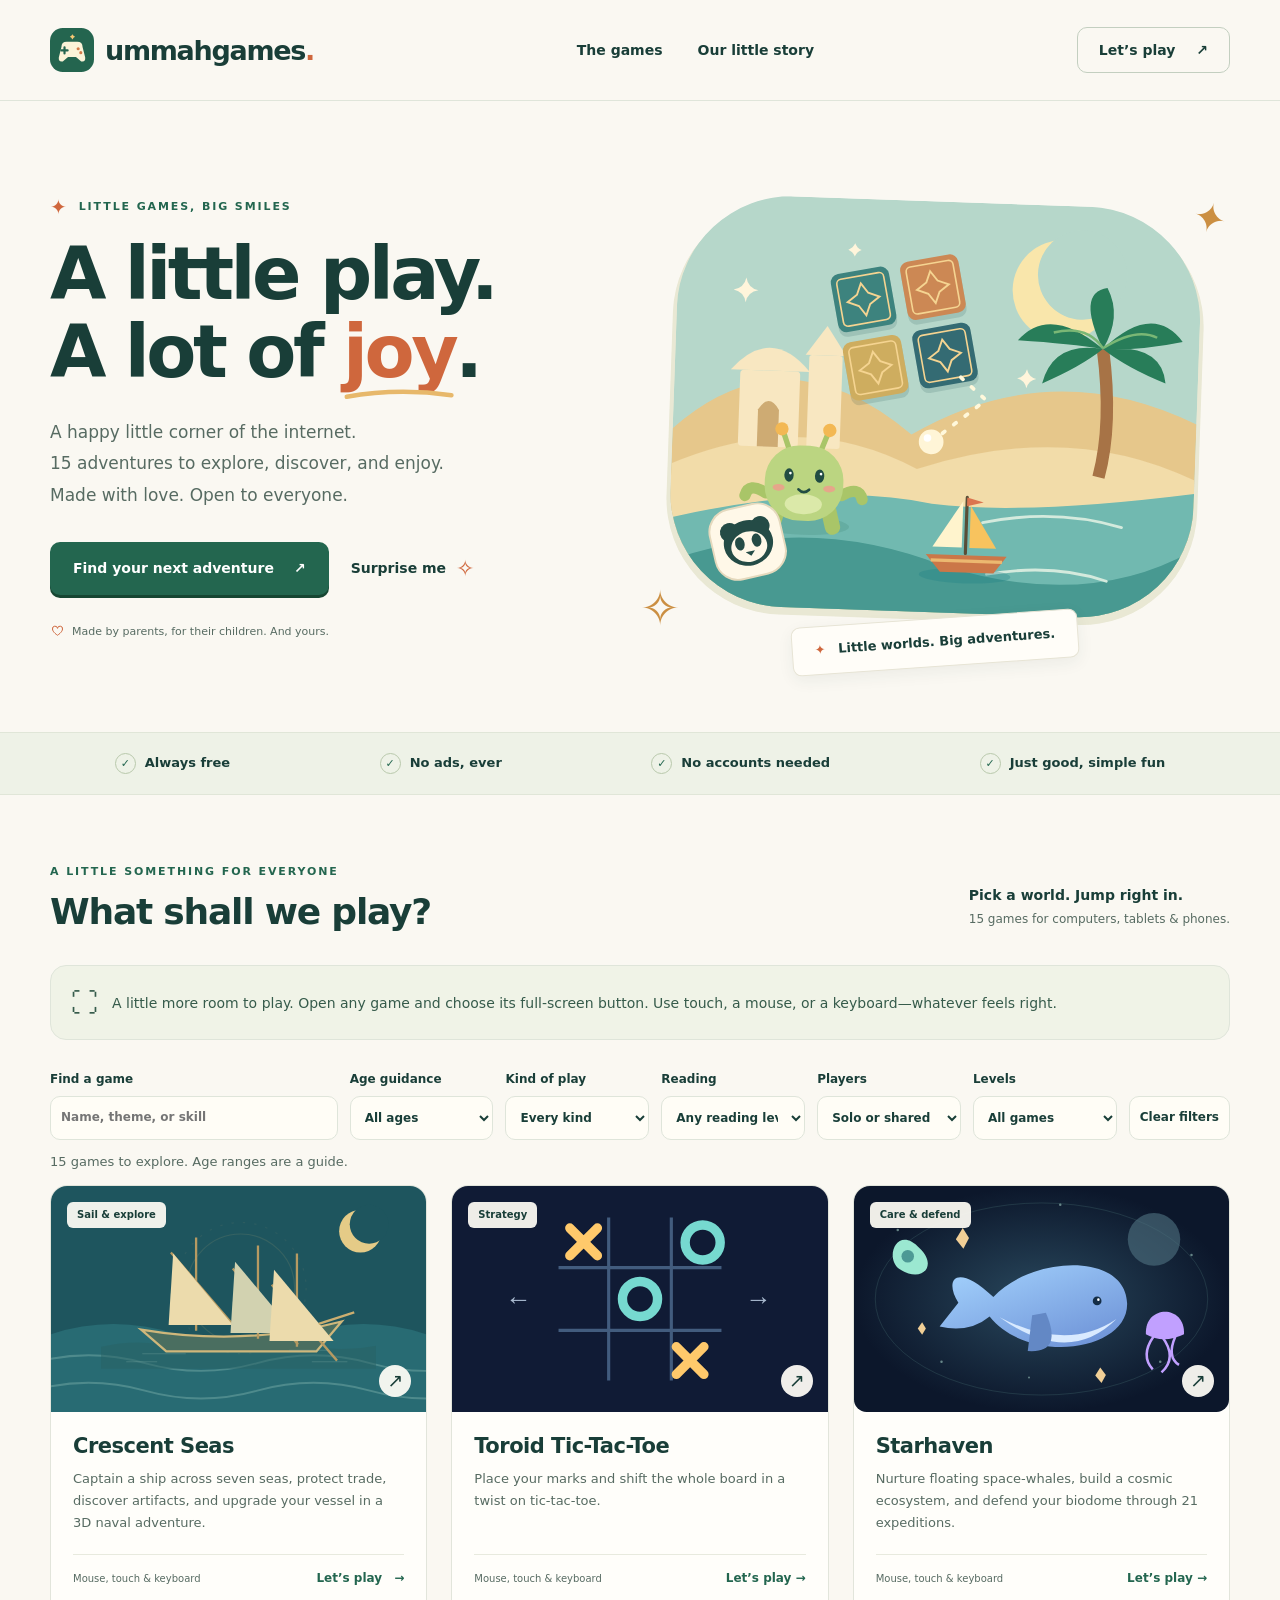
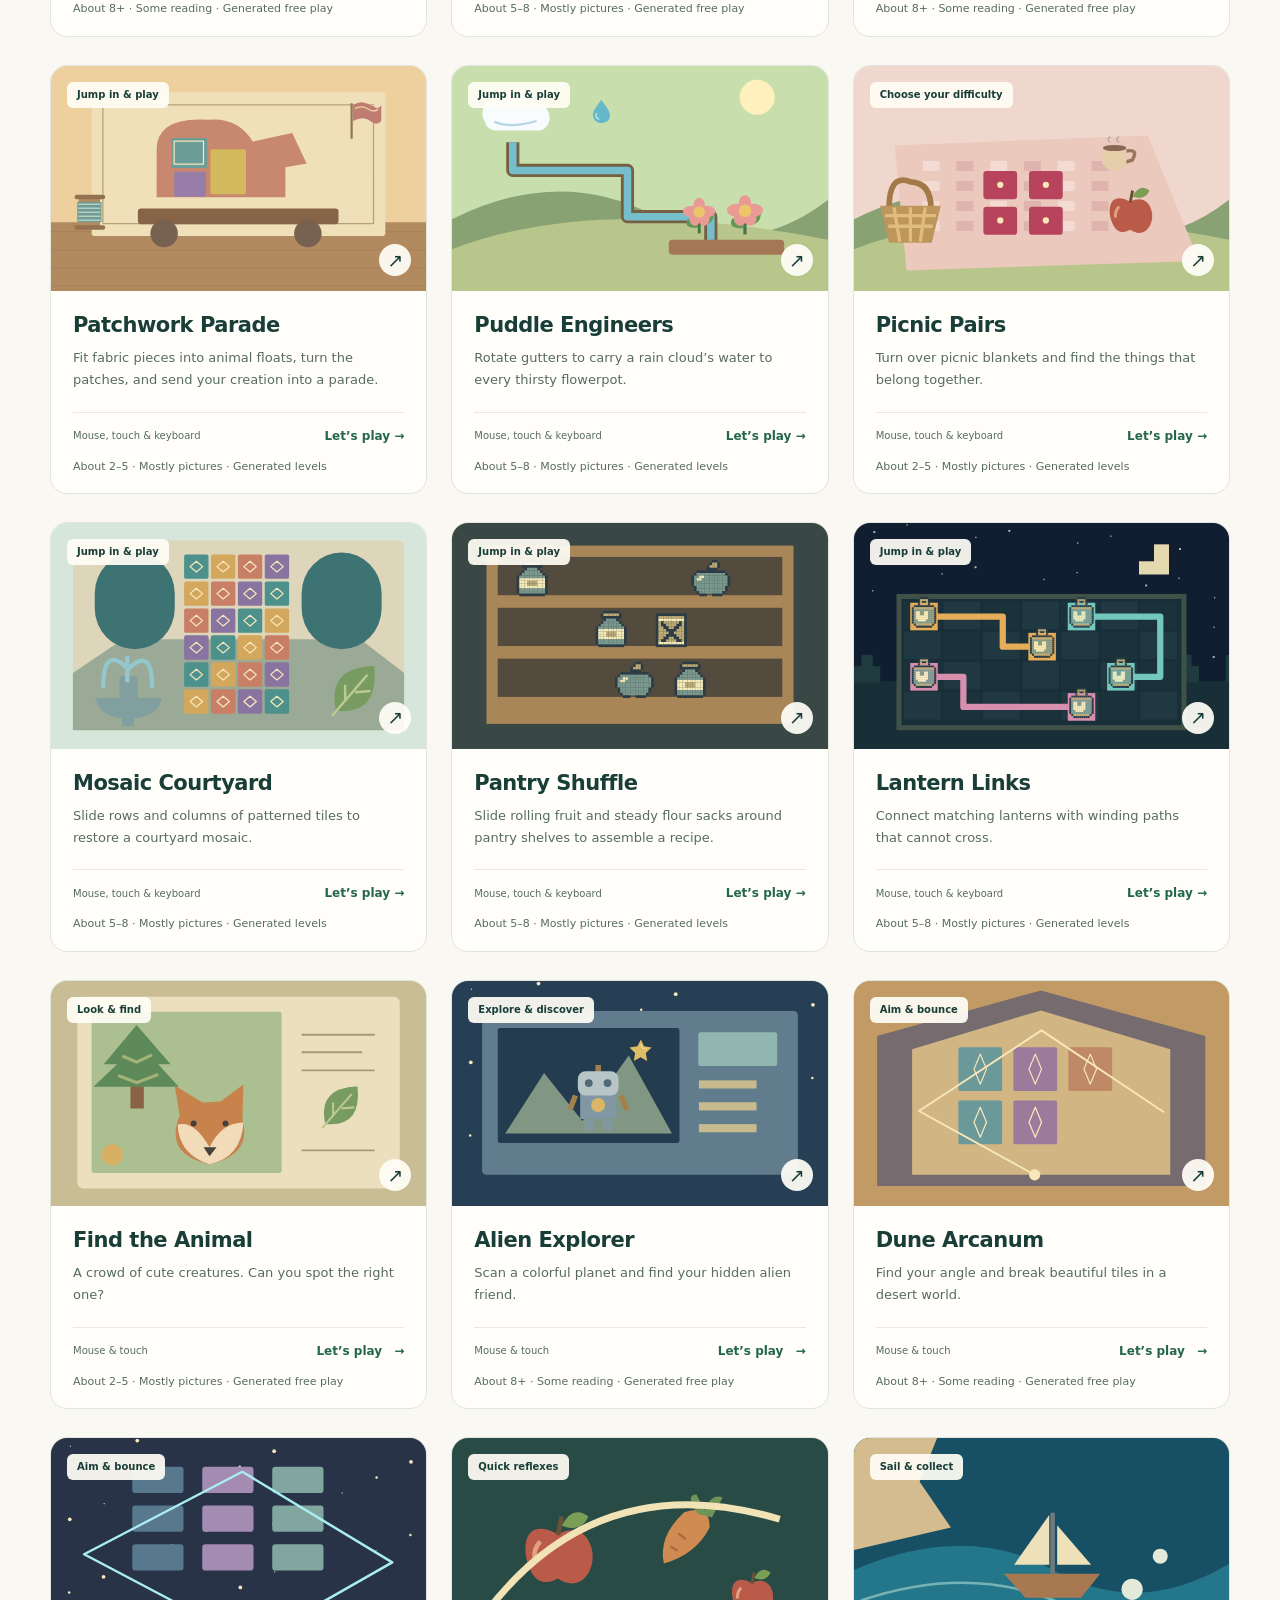
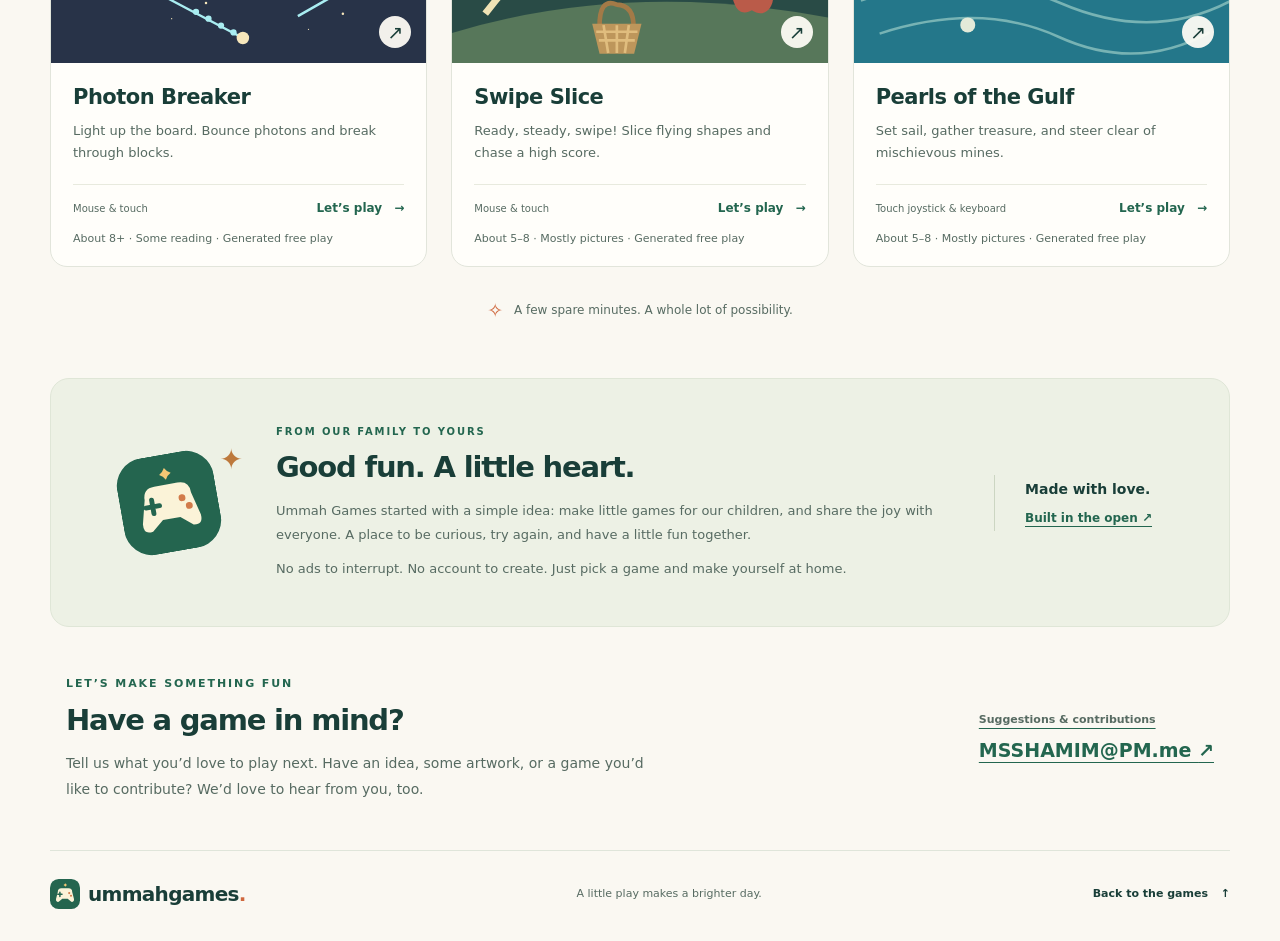
<file: index.html>
<!DOCTYPE html>
<html lang="en">
<head>
  <meta charset="UTF-8">
  <meta name="viewport" content="width=device-width, initial-scale=1">
  <meta name="theme-color" content="#faf8f2">
  <title>Ummah Games — Little games, big smiles</title>
  <meta name="description" content="A happy little home for 15 free browser games. Puzzles, tiny adventures, fairy gardens, and thoughtful strategy made for children and families. No ads. No accounts. Just play.">
  <link rel="canonical" href="https://ummahgames.com/">
  <meta property="og:title" content="Ummah Games — Little games, big smiles">
  <meta property="og:description" content="15 little adventures, made for the joy of playing. Free browser games, with no ads or accounts.">
  <meta property="og:type" content="website">
  <meta property="og:url" content="https://ummahgames.com/">
  <link rel="icon" type="image/svg+xml" href="images/art/brand.svg">
  <link rel="alternate icon" type="image/png" href="favicon-32x32.png">
  <link rel="apple-touch-icon" href="favicon.png">
  <link rel="stylesheet" href="styles.css">
  <script src="game-meta.js" defer></script><script src="script.js" defer></script>
</head>
<body>
  <a class="skip-link" href="#games">Skip to games</a>
  <header class="site-header">
    <nav class="container navigation" aria-label="Main navigation">
      <a class="brand" href="#home" aria-label="Ummah Games home"><img src="images/art/brand.svg" width="44" height="44" alt=""><span>ummah<span class="brand-light">games</span><span class="brand-dot">.</span></span></a>
      <div class="nav-links"><a href="#games">The games</a><a href="#about">Our little story</a></div>
      <a class="nav-play" href="#games">Let’s play <span aria-hidden="true">↗</span></a>
    </nav>
  </header>
  <main id="home">
    <section class="hero container" aria-labelledby="hero-title">
      <div class="hero-copy">
        <p class="eyebrow"><span class="tiny-star" aria-hidden="true">✦</span> LITTLE GAMES, BIG SMILES</p>
        <h1 id="hero-title">A little play.<br>A lot of <span class="joy">joy<svg viewBox="0 0 150 18" aria-hidden="true"><path d="M5 12 Q73 0 145 10"/></svg></span>.</h1>
        <p class="hero-description">A happy little corner of the internet.<br>15 adventures to explore, discover, and enjoy.<br>Made with love. Open to everyone.</p>
        <div class="hero-actions"><a class="button button-primary" href="#games">Find your next adventure <span aria-hidden="true">↗</span></a><a class="surprise-link" id="surprise-link" href="https://ummahgames.com/matching/find-the-animal/">Surprise me <span aria-hidden="true">✧</span></a></div>
        <p class="parent-note"><svg viewBox="0 0 24 24" aria-hidden="true"><path d="M20 8c0 5-8 10-8 10S4 13 4 8a4 4 0 0 1 8-1 4 4 0 0 1 8 1Z"/></svg> Made by parents, for their children. And yours.</p>
      </div>
      <div class="hero-art">
        <span class="art-spark spark-one" aria-hidden="true">✦</span>
        <img class="oasis" src="images/art/oasis.svg" alt="A playful little oasis with a palm tree, a sailboat, a friendly alien, and colorful game tiles." width="620" height="510" fetchpriority="high">
        <div class="art-caption"><span aria-hidden="true">✦</span> Little worlds. Big adventures.</div><span class="art-spark spark-two" aria-hidden="true">✧</span>
      </div>
    </section>
    <div class="promise-strip"><ul class="container promises" aria-label="Our promise"><li><span aria-hidden="true">✓</span> Always free</li><li><span aria-hidden="true">✓</span> No ads, ever</li><li><span aria-hidden="true">✓</span> No accounts needed</li><li><span aria-hidden="true">✓</span> Just good, simple fun</li></ul></div>
    <section id="games" class="games-section container" aria-labelledby="games-title">
      <div class="section-heading"><div><p class="eyebrow">A LITTLE SOMETHING FOR EVERYONE</p><h2 id="games-title">What shall we play?</h2></div><p>Pick a world. Jump right in.<br><span>15 games for computers, tablets &amp; phones.</span></p></div>
      <p class="device-note"><span aria-hidden="true">⛶</span> A little more room to play. Open any game and choose its full-screen button. Use touch, a mouse, or a keyboard—whatever feels right.</p>
      <form class="game-filters" role="search" id="game-filters">
        <label>Find a game<input id="game-search" type="search" placeholder="Name, theme, or skill" autocomplete="off"></label>
        <label>Age guidance<select id="game-age"><option value="">All ages</option><option value="little">Little ones · about 2–5</option><option value="young">Young kids · about 5–8</option><option value="older">Older kids · about 8+</option></select></label>
        <label>Kind of play<select id="game-kind"><option value="">Every kind</option><option value="matching">Matching & discovery</option><option value="puzzle">Puzzles & building</option><option value="strategy">Strategy & planning</option><option value="action">Movement & timing</option><option value="creative">Creative & caring</option></select></label>
        <label>Reading<select id="game-reading"><option value="">Any reading level</option><option value="low">Mostly pictures</option><option value="some">Some reading</option></select></label>
        <label>Players<select id="game-players"><option value="">Solo or shared</option><option value="shared">Great for sharing</option></select></label>
        <label>Levels<select id="game-levels"><option value="">All games</option><option value="numbered">Numbered generated levels</option><option value="free">Free-play / endless modes</option></select></label>
        <button type="reset">Clear filters</button>
      </form><p id="game-count" role="status" aria-live="polite">15 games to explore. Age ranges are a guide; play together when helpful.</p><p id="game-empty" hidden>No games match yet. Try fewer filters.</p>
      <div class="games-grid">
        <a class="game-card" href="https://ummahgames.com/crescent-seas/" aria-labelledby="crescent-seas-title" aria-describedby="crescent-seas-description">
          <div class="game-image"><img src="images/art/crescent-seas.svg" width="600" height="360" alt="" loading="lazy"><span class="genre">Sail &amp; explore</span><span class="card-arrow" aria-hidden="true">↗</span></div>
          <div class="game-copy"><h3 id="crescent-seas-title">Crescent Seas</h3><p id="crescent-seas-description">Captain a ship across seven seas, protect trade, discover artifacts, and upgrade your vessel in a 3D naval adventure.</p><div class="game-bottom"><span class="control-label">Mouse, touch &amp; keyboard</span><span class="play-label">Let’s play <span aria-hidden="true">→</span></span></div></div>
        </a>
        <a class="game-card" href="https://ummahgames.com/strategy/toroid-tic-tac-toe/" aria-labelledby="toroid-title" aria-describedby="toroid-description">
          <div class="game-image"><img src="images/art/toroid-tic-tac-toe.svg" width="600" height="360" alt="" loading="lazy"><span class="genre">Strategy</span><span class="card-arrow" aria-hidden="true">↗</span></div>
          <div class="game-copy"><h3 id="toroid-title">Toroid Tic-Tac-Toe</h3><p id="toroid-description">Place your marks and shift the whole board in a twist on tic-tac-toe.</p><div class="game-bottom"><span class="control-label">Mouse, touch &amp; keyboard</span><span class="play-label">Let’s play →</span></div></div>
        </a>
        <a class="game-card" href="https://ummahgames.com/strategy/starhaven/" aria-labelledby="starhaven-title" aria-describedby="starhaven-description">
          <div class="game-image"><img src="images/art/starhaven.svg" width="600" height="360" alt="" loading="lazy"><span class="genre">Care &amp; defend</span><span class="card-arrow" aria-hidden="true">↗</span></div>
          <div class="game-copy"><h3 id="starhaven-title">Starhaven</h3><p id="starhaven-description">Nurture floating space-whales, build a cosmic ecosystem, and defend your biodome through 21 expeditions.</p><div class="game-bottom"><span class="control-label">Mouse, touch &amp; keyboard</span><span class="play-label">Let’s play →</span></div></div>
        </a>
        <!-- MINI-GAMES:START -->
        <a class="game-card" href="https://ummahgames.com/puzzles/patchwork-parade/" aria-labelledby="patchwork-parade-title" aria-describedby="patchwork-parade-description">
          <div class="game-image"><img src="images/art/patchwork-parade.svg" width="600" height="360" alt="" loading="lazy"><span class="genre">Jump in & play</span><span class="card-arrow" aria-hidden="true">↗</span></div>
          <div class="game-copy"><h3 id="patchwork-parade-title">Patchwork Parade</h3><p id="patchwork-parade-description">Fit fabric pieces into animal floats, turn the patches, and send your creation into a parade.</p><div class="game-bottom"><span class="control-label">Mouse, touch &amp; keyboard</span><span class="play-label">Let’s play →</span></div></div>
        </a>
        <a class="game-card" href="https://ummahgames.com/puzzles/puddle-engineers/" aria-labelledby="puddle-engineers-title" aria-describedby="puddle-engineers-description">
          <div class="game-image"><img src="images/art/puddle-engineers.svg" width="600" height="360" alt="" loading="lazy"><span class="genre">Jump in & play</span><span class="card-arrow" aria-hidden="true">↗</span></div>
          <div class="game-copy"><h3 id="puddle-engineers-title">Puddle Engineers</h3><p id="puddle-engineers-description">Rotate gutters to carry a rain cloud’s water to every thirsty flowerpot.</p><div class="game-bottom"><span class="control-label">Mouse, touch &amp; keyboard</span><span class="play-label">Let’s play →</span></div></div>
        </a>
        <a class="game-card" href="https://ummahgames.com/matching/picnic-pairs/" aria-labelledby="picnic-pairs-title" aria-describedby="picnic-pairs-description">
          <div class="game-image"><img src="images/art/picnic-pairs.svg" width="600" height="360" alt="" loading="lazy"><span class="genre">Choose your difficulty</span><span class="card-arrow" aria-hidden="true">↗</span></div>
          <div class="game-copy"><h3 id="picnic-pairs-title">Picnic Pairs</h3><p id="picnic-pairs-description">Turn over picnic blankets and find the things that belong together.</p><div class="game-bottom"><span class="control-label">Mouse, touch &amp; keyboard</span><span class="play-label">Let’s play →</span></div></div>
        </a>
        <a class="game-card" href="https://ummahgames.com/puzzles/mosaic-courtyard/" aria-labelledby="mosaic-courtyard-title" aria-describedby="mosaic-courtyard-description">
          <div class="game-image"><img src="images/art/mosaic-courtyard.svg" width="600" height="360" alt="" loading="lazy"><span class="genre">Jump in & play</span><span class="card-arrow" aria-hidden="true">↗</span></div>
          <div class="game-copy"><h3 id="mosaic-courtyard-title">Mosaic Courtyard</h3><p id="mosaic-courtyard-description">Slide rows and columns of patterned tiles to restore a courtyard mosaic.</p><div class="game-bottom"><span class="control-label">Mouse, touch &amp; keyboard</span><span class="play-label">Let’s play →</span></div></div>
        </a>
        <a class="game-card" href="https://ummahgames.com/puzzles/pantry-shuffle/" aria-labelledby="pantry-shuffle-title" aria-describedby="pantry-shuffle-description">
          <div class="game-image"><img src="images/art/pantry-shuffle.svg" width="600" height="360" alt="" loading="lazy"><span class="genre">Jump in & play</span><span class="card-arrow" aria-hidden="true">↗</span></div>
          <div class="game-copy"><h3 id="pantry-shuffle-title">Pantry Shuffle</h3><p id="pantry-shuffle-description">Slide rolling fruit and steady flour sacks around pantry shelves to assemble a recipe.</p><div class="game-bottom"><span class="control-label">Mouse, touch &amp; keyboard</span><span class="play-label">Let’s play →</span></div></div>
        </a>
        <a class="game-card" href="https://ummahgames.com/puzzles/lantern-links/" aria-labelledby="lantern-links-title" aria-describedby="lantern-links-description">
          <div class="game-image"><img src="images/art/lantern-links.svg" width="600" height="360" alt="" loading="lazy"><span class="genre">Jump in & play</span><span class="card-arrow" aria-hidden="true">↗</span></div>
          <div class="game-copy"><h3 id="lantern-links-title">Lantern Links</h3><p id="lantern-links-description">Connect matching lanterns with winding paths that cannot cross.</p><div class="game-bottom"><span class="control-label">Mouse, touch &amp; keyboard</span><span class="play-label">Let’s play →</span></div></div>
        </a>
        <!-- MINI-GAMES:END -->
        <a class="game-card" href="https://ummahgames.com/matching/find-the-animal/" aria-labelledby="animal-title" aria-describedby="animal-description">
          <div class="game-image"><img src="images/art/find-the-animal.svg" width="600" height="360" alt="" loading="lazy"><span class="genre">Look &amp; find</span><span class="card-arrow" aria-hidden="true">↗</span></div>
          <div class="game-copy"><h3 id="animal-title">Find the Animal</h3><p id="animal-description">A crowd of cute creatures. Can you spot the right one?</p><div class="game-bottom"><span class="control-label">Mouse &amp; touch</span><span class="play-label">Let’s play <span aria-hidden="true">→</span></span></div></div>
        </a>
        <a class="game-card" href="https://ummahgames.com/puzzles/alien/" aria-labelledby="alien-title" aria-describedby="alien-description">
          <div class="game-image"><img src="images/art/alien.svg" width="600" height="360" alt="" loading="lazy"><span class="genre">Explore &amp; discover</span><span class="card-arrow" aria-hidden="true">↗</span></div>
          <div class="game-copy"><h3 id="alien-title">Alien Explorer</h3><p id="alien-description">Scan a colorful planet and find your hidden alien friend.</p><div class="game-bottom"><span class="control-label">Mouse &amp; touch</span><span class="play-label">Let’s play <span aria-hidden="true">→</span></span></div></div>
        </a>
        <a class="game-card" href="https://ummahgames.com/puzzles/dune-arcanum/" aria-labelledby="dune-title" aria-describedby="dune-description">
          <div class="game-image"><img src="images/art/dune-arcanum.svg" width="600" height="360" alt="" loading="lazy"><span class="genre">Aim &amp; bounce</span><span class="card-arrow" aria-hidden="true">↗</span></div>
          <div class="game-copy"><h3 id="dune-title">Dune Arcanum</h3><p id="dune-description">Find your angle and break beautiful tiles in a desert world.</p><div class="game-bottom"><span class="control-label">Mouse &amp; touch</span><span class="play-label">Let’s play <span aria-hidden="true">→</span></span></div></div>
        </a>
        <a class="game-card" href="https://ummahgames.com/puzzles/photon/" aria-labelledby="photon-title" aria-describedby="photon-description">
          <div class="game-image"><img src="images/art/photon.svg" width="600" height="360" alt="" loading="lazy"><span class="genre">Aim &amp; bounce</span><span class="card-arrow" aria-hidden="true">↗</span></div>
          <div class="game-copy"><h3 id="photon-title">Photon Breaker</h3><p id="photon-description">Light up the board. Bounce photons and break through blocks.</p><div class="game-bottom"><span class="control-label">Mouse &amp; touch</span><span class="play-label">Let’s play <span aria-hidden="true">→</span></span></div></div>
        </a>
        <a class="game-card" href="https://ummahgames.com/action/swipe/" aria-labelledby="swipe-title" aria-describedby="swipe-description">
          <div class="game-image"><img src="images/art/swipe.svg" width="600" height="360" alt="" loading="lazy"><span class="genre">Quick reflexes</span><span class="card-arrow" aria-hidden="true">↗</span></div>
          <div class="game-copy"><h3 id="swipe-title">Swipe Slice</h3><p id="swipe-description">Ready, steady, swipe! Slice flying shapes and chase a high score.</p><div class="game-bottom"><span class="control-label">Mouse &amp; touch</span><span class="play-label">Let’s play <span aria-hidden="true">→</span></span></div></div>
        </a>
        <a class="game-card" href="https://ummahgames.com/action/pearls/" aria-labelledby="pearls-title" aria-describedby="pearls-description">
          <div class="game-image"><img src="images/art/pearls.svg" width="600" height="360" alt="" loading="lazy"><span class="genre">Sail &amp; collect</span><span class="card-arrow" aria-hidden="true">↗</span></div>
          <div class="game-copy"><h3 id="pearls-title">Pearls of the Gulf</h3><p id="pearls-description">Set sail, gather treasure, and steer clear of mischievous mines.</p><div class="game-bottom"><span class="control-label">Touch joystick &amp; keyboard</span><span class="play-label">Let’s play <span aria-hidden="true">→</span></span></div></div>
        </a>
      </div>
      <p class="games-note"><span aria-hidden="true">✧</span> A few spare minutes. A whole lot of possibility.</p>
    </section>
    <section id="about" class="about-section container" aria-labelledby="about-title">
      <div class="about-illustration" aria-hidden="true"><img src="images/art/brand.svg" width="98" height="98" alt=""><span class="about-star">✦</span></div>
      <div class="about-copy"><p class="eyebrow">FROM OUR FAMILY TO YOURS</p><h2 id="about-title">Good fun. A little heart.</h2><p>Ummah Games started with a simple idea: make little games for our children, and share the joy with everyone. A place to be curious, try again, and have a little fun together.</p><p>No ads to interrupt. No account to create. Just pick a game and make yourself at home.</p></div>
      <a class="about-link" href="https://github.com/ummahgames" target="_blank" rel="noopener noreferrer">Made with love.<br><span>Built in the open ↗</span><span class="sr-only"> (GitHub, opens in a new tab)</span></a>
    </section>
    <section class="contribute-section container" aria-labelledby="contribute-title">
      <div><p class="eyebrow">LET’S MAKE SOMETHING FUN</p><h2 id="contribute-title">Have a game in mind?</h2><p>Tell us what you’d love to play next. Have an idea, some artwork, or a game you’d like to contribute? We’d love to hear from you, too.</p></div>
      <a class="contact-link" href="mailto:MSSHAMIM@PM.me"><span>Suggestions &amp; contributions</span>MSSHAMIM@PM.me <span aria-hidden="true">↗</span></a>
    </section>
  </main>
  <footer class="container site-footer"><a class="brand footer-brand" href="#home"><img src="images/art/brand.svg" width="30" height="30" alt=""><span>ummah<span class="brand-light">games</span><span class="brand-dot">.</span></span></a><p>A little play makes a brighter day.</p><a href="#games">Back to the games <span aria-hidden="true">↑</span></a></footer>
</body>
</html>
</file>
<file: styles.css>
/* A small, welcoming arcade. All artwork lives locally in images/art/. */
.device-note{display:flex;align-items:center;gap:14px;margin:0 0 30px;padding:15px 20px;border:1px solid #dfe5da;border-radius:16px;background:#f0f3e7;color:#365b4b;font-size:14px;line-height:1.6}.device-note>span{flex:0 0 auto;font-size:27px}.device-note{overflow-wrap:anywhere}
:root { --paper: #faf8f2; --ink: #193e38; --muted: #576b62; --green: #23664f; --line: #dfe5da; --orange: #cf673d; }
* { box-sizing: border-box; }
html { scroll-behavior: smooth; scroll-padding-top: 24px; }
body { margin: 0; color: var(--ink); background: var(--paper); font-family: 'Nunito Sans', ui-rounded, 'Avenir Next', system-ui, sans-serif; font-size: 16px; line-height: 1.6; -webkit-font-smoothing: antialiased; }
a { color: inherit; text-decoration: none; }
img { display: block; max-width: 100%; }
a { -webkit-tap-highlight-color: transparent; }
a:focus-visible { outline: 3px solid var(--orange); outline-offset: 6px; border-radius: 6px; }
::selection { background: #d6e7b2; color: var(--ink); }
.container { width: min(1180px, calc(100% - 80px)); margin-inline: auto; }
.sr-only { position: absolute; width: 1px; height: 1px; overflow: hidden; clip-path: inset(50%); white-space: nowrap; }
.skip-link { position: fixed; left: 16px; top: -100px; z-index: 10; padding: 12px 20px; background: var(--ink); color: white; border-radius: 8px; }
.skip-link:focus { top: 16px; }
.site-header { border-bottom: 1px solid var(--line); }
.navigation { min-height: 100px; display: flex; align-items: center; justify-content: space-between; gap: 24px; }
.brand { display: inline-flex; align-items: center; gap: 11px; font-size: 27px; font-weight: 900; letter-spacing: -1.3px; line-height: 1; }
.brand-light { font-weight: 600; }
.brand-dot { color: var(--orange); }
.nav-links { display: flex; gap: 35px; font-size: 14px; font-weight: 700; }
.nav-links a { padding-block: 10px; }
.nav-links a:hover, .site-footer > a:hover { color: var(--orange); }
.nav-play { padding: 11px 21px; border: 1px solid #c3cfc0; border-radius: 10px; font-size: 14px; font-weight: 800; }
.nav-play span { margin-left: 16px; }
.nav-play:hover { background: #edf1e5; }
.hero { display: grid; grid-template-columns: 1fr 1.05fr; align-items: center; gap: 28px; padding-block: 65px 61px; }
.eyebrow { font-size: 11px; letter-spacing: 1.9px; font-weight: 800; margin: 0 0 18px; color: var(--green); }
.hero .eyebrow { display: flex; align-items: center; gap: 10px; }
.tiny-star { color: var(--orange); font-size: 20px; line-height: 1; }
h1, h2, h3, p { margin-top: 0; }
h1 { font-size: clamp(48px, 5.7vw, 76px); letter-spacing: -3.5px; line-height: 1.07; font-weight: 900; margin-bottom: 26px; }
.joy { display: inline-block; color: var(--orange); position: relative; }
.joy svg { position: absolute; width: 100%; height: 15px; bottom: -11px; left: 0; overflow: visible; fill: none; stroke: #e7b86b; stroke-width: 6; stroke-linecap: round; }
.hero-description { color: var(--muted); font-size: 17px; line-height: 1.85; margin-bottom: 28px; }
.hero-actions { display: flex; gap: 22px; align-items: center; flex-wrap: wrap; }
.button { display: inline-flex; justify-content: center; align-items: center; gap: 20px; padding: 15px 23px; border-radius: 10px; font-size: 14px; font-weight: 800; transition: background .2s, transform .2s; }
.button-primary { background: var(--green); color: white; box-shadow: 0 3px 0 #164632; }
.button-primary:hover { background: #194b3c; transform: translateY(-2px); }
.surprise-link { font-size: 14px; font-weight: 800; padding-block: 12px; }
.surprise-link span { color: var(--orange); font-size: 22px; margin-left: 5px; vertical-align: middle; }
.surprise-link:hover { text-decoration: underline; text-underline-offset: 5px; }
.parent-note { margin: 25px 0 0; font-size: 11px; color: var(--muted); display: flex; align-items: center; gap: 7px; }
.parent-note svg { width: 15px; height: 15px; stroke: var(--orange); fill: none; stroke-width: 1.6; }
.hero-art { position: relative; padding: 5px 0 15px; }
.oasis { width: 100%; height: auto; transform: rotate(2deg); }
.art-caption { position: absolute; bottom: 5px; left: 50%; transform: translateX(-50%) rotate(-4deg); background: #fffdf8; box-shadow: 0 5px 16px #193e3810; border: 1px solid #e7e4d5; padding: 13px 22px; border-radius: 9px; white-space: nowrap; font-size: 13px; font-weight: 800; }
.art-caption span { color: var(--orange); margin-right: 8px; }
.art-spark { position: absolute; z-index: 1; color: #cb8f42; font-size: 40px; }
.spark-one { top: 20px; right: 3px; transform: rotate(15deg); }
.spark-two { bottom: 25px; left: 0; font-size: 48px; }
.promise-strip { background: #eef2e7; border-block: 1px solid #e0e6d8; }
.promises { list-style: none; margin-block: 0; padding-block: 20px; padding-inline: 0; display: flex; justify-content: space-around; gap: 20px; font-size: 13px; font-weight: 700; }
.promises li { display: flex; align-items: center; gap: 9px; }
.promises li span { width: 21px; height: 21px; display: inline-grid; place-items: center; border: 1px solid #b9c9ac; border-radius: 50%; font-size: 11px; color: var(--green); }
.games-section { padding-block: 68px 53px; }
.section-heading { display: flex; justify-content: space-between; align-items: end; gap: 25px; margin-bottom: 32px; }
.section-heading .eyebrow { margin-bottom: 9px; }
h2 { font-size: 36px; font-weight: 900; letter-spacing: -1.2px; line-height: 1.2; margin-bottom: 0; }
.section-heading > p { font-size: 14px; font-weight: 700; line-height: 1.7; margin-bottom: 2px; }
.section-heading > p span { font-size: 12px; color: var(--muted); font-weight: 500; }
.games-grid { display: grid; grid-template-columns: repeat(3, minmax(0, 1fr)); gap: 28px 24px; }
.game-card { display: flex; flex-direction: column; background: #fffefa; border: 1px solid #e2e5db; border-radius: 17px; overflow: hidden; transition: transform .2s, box-shadow .2s, border-color .2s; }
.game-card:hover { transform: translateY(-5px); box-shadow: 0 12px 26px #193e3810; border-color: #aabfa7; }
.game-image { position: relative; overflow: hidden; aspect-ratio: 5 / 3; }
.game-image > img { width: 100%; height: 100%; object-fit: cover; transition: transform .3s; }
.game-card:hover .game-image > img { transform: scale(1.025); }
.genre { position: absolute; left: 16px; top: 16px; padding: 5px 10px; background: #fffdf6ed; color: var(--ink); border-radius: 6px; font-size: 10px; font-weight: 800; }
.card-arrow { position: absolute; right: 15px; bottom: 15px; width: 32px; height: 32px; display: grid; place-items: center; background: #fffdf6ef; border-radius: 50%; font-size: 19px; }
.game-copy { padding: 21px 22px 18px; flex: 1; display: flex; flex-direction: column; }
h3 { font-size: 21px; letter-spacing: -.5px; font-weight: 900; line-height: 1.3; margin-bottom: 8px; }
.game-copy > p { font-size: 13px; line-height: 1.7; color: var(--muted); margin-bottom: 20px; }
.game-bottom { display: flex; justify-content: space-between; align-items: center; gap: 10px; margin-top: auto; border-top: 1px solid #e8eade; padding-top: 14px; }
.control-label { font-size: 10px; color: var(--muted); }
.play-label { font-size: 12px; font-weight: 800; color: var(--green); white-space: nowrap; }
.play-label span { margin-left: 8px; }
.games-note { text-align: center; color: var(--muted); font-size: 12px; margin: 28px 0 0; }
.games-note span { color: var(--orange); font-size: 19px; margin-right: 7px; vertical-align: middle; }
.about-section { background: #edf1e5; border: 1px solid #dfe6d7; border-radius: 19px; display: grid; grid-template-columns: 145px 1fr 190px; align-items: center; gap: 35px; padding: 45px; margin-bottom: 48px; }
.about-illustration { position: relative; display: grid; place-items: center; }
.about-illustration img { transform: rotate(-10deg); width: 98px; height: 98px; }
.about-star { position: absolute; right: -2px; top: -16px; color: #bd793c; font-size: 28px; }
.about-copy .eyebrow { font-size: 10px; margin-bottom: 10px; }
.about-copy h2 { font-size: 29px; margin-bottom: 14px; }
.about-copy > p:not(.eyebrow) { color: var(--muted); font-size: 13px; line-height: 1.85; margin-bottom: 10px; }
.about-copy > p:last-child { margin-bottom: 0; }
.about-link { font-size: 14px; line-height: 2; font-weight: 800; padding-left: 30px; border-left: 1px solid #ccd6c2; }
.about-link span:not(.sr-only) { font-size: 12px; color: var(--green); text-decoration: underline; text-underline-offset: 4px; }
.contribute-section { display: flex; justify-content: space-between; align-items: center; gap: 45px; padding: 0 16px 48px; }
.contribute-section > div { max-width: 590px; }
.contribute-section .eyebrow { margin-bottom: 10px; }
.contribute-section h2 { font-size: 29px; margin-bottom: 14px; }
.contribute-section p:not(.eyebrow) { font-size: 14px; color: var(--muted); line-height: 1.8; margin-bottom: 0; }
.contact-link { flex-shrink: 0; font-size: 19px; font-weight: 800; color: var(--green); text-decoration: underline; text-underline-offset: 5px; padding-block: 12px; }
.contact-link > span:first-child { display: block; font-size: 11px; color: var(--muted); font-weight: 600; margin-bottom: 6px; }
.contact-link:hover { color: var(--orange); }
.site-footer { display: flex; justify-content: space-between; align-items: center; gap: 25px; border-top: 1px solid var(--line); padding-block: 28px 32px; }
.footer-brand { font-size: 20px; gap: 8px; letter-spacing: -.7px; }
.site-footer p { font-size: 11px; color: var(--muted); margin: 0; }
.site-footer > a:last-child { font-size: 11px; font-weight: 800; }
.site-footer > a:last-child span { margin-left: 9px; }
@media (min-width: 1450px) { .hero { padding-block: 85px; } }
@media (max-width: 1050px) {
  .container { width: calc(100% - 48px); }
  .hero { gap: 20px; padding-block: 55px; }
  h1 { font-size: 58px; }
  .hero-actions { gap: 15px; }
  .hero-description { font-size: 15px; }
  .button { padding-inline: 17px; font-size: 12px; }
  .about-section { grid-template-columns: 100px 1fr; padding: 32px; gap: 25px; }
  .about-link { grid-column: 2; padding: 0; border: 0; }
}
@media (max-width: 760px) {
  .navigation { min-height: 82px; gap: 15px; }
  .brand { font-size: 23px; gap: 8px; }
  .brand img { width: 36px; height: 36px; }
  .nav-links { gap: 19px; font-size: 12px; }
  .nav-play { display: none; }
  .hero { grid-template-columns: 1fr; gap: 25px; padding-block: 43px 35px; }
  .hero-copy { text-align: center; }
  .hero .eyebrow, .hero-actions, .parent-note { justify-content: center; }
  h1 { font-size: 64px; letter-spacing: -3px; }
  .hero-description { font-size: 16px; }
  .hero-art { width: min(500px, 100%); margin-inline: auto; }
  .promises { display: grid; grid-template-columns: 1fr 1fr; gap: 16px 20px; width: fit-content; max-width: calc(100% - 32px); font-size: 12px; }
  .games-section { padding-block: 44px; }
  .section-heading { align-items: start; }
  h2 { font-size: 30px; }
  .section-heading > p { font-size: 12px; }
  .games-grid { grid-template-columns: repeat(2, minmax(0, 1fr)); gap: 20px 16px; }
  .game-copy { padding: 17px 16px; }
  h3 { font-size: 19px; }
  .game-bottom { flex-wrap: wrap; }
  .about-section { margin-bottom: 30px; }
  .contribute-section { display: block; padding: 0 6px 35px; }
  .contact-link { display: inline-block; margin-top: 12px; }
  .site-footer { flex-wrap: wrap; justify-content: center; gap: 16px 30px; }
  .site-footer p { order: 3; width: 100%; text-align: center; }
}
@media (max-width: 480px) {
  .container { width: calc(100% - 36px); }
  .navigation { min-height: 75px; }
  .brand { font-size: 21px; }
  .nav-links { gap: 15px; }
  .nav-links a:last-child { display: none; }
  h1 { font-size: 56px; }
  .hero .eyebrow { font-size: 9px; letter-spacing: 1.5px; }
  .hero-description { font-size: 14px; }
  .hero-actions { gap: 16px; }
  .button { font-size: 12px; gap: 12px; }
  .surprise-link { font-size: 12px; }
  .parent-note { font-size: 10px; }
  .art-caption { font-size: 11px; padding: 10px 14px; }
  .promises { column-gap: 17px; font-size: 10px; }
  .promises li { gap: 6px; }
  .section-heading { display: block; margin-bottom: 24px; }
  .section-heading > p { margin-top: 15px; }
  .section-heading > p br { display: none; }
  .section-heading > p span { display: block; }
  .section-heading .eyebrow { font-size: 9px; letter-spacing: 1.4px; }
  .games-grid { grid-template-columns: 1fr; gap: 22px; }
  .game-copy { padding: 22px; }
  h3 { font-size: 22px; }
  .game-copy > p { font-size: 14px; }
  .genre { font-size: 11px; }
  .control-label { font-size: 11px; }
  .play-label { font-size: 13px; }
  .about-section { display: block; padding: 28px; }
  .about-illustration { width: 76px; margin-bottom: 26px; }
  .about-illustration img { width: 68px; height: 68px; }
  .about-star { font-size: 20px; }
  .about-copy h2 { font-size: 27px; }
  .about-link { display: block; margin-top: 20px; }
  .about-link br { display: none; }
  .about-link span:not(.sr-only) { margin-left: 6px; }
}
@media (prefers-reduced-motion: reduce) {
  html { scroll-behavior: auto; }
  *, *::before, *::after { transition: none !important; }
  .game-card:hover, .game-card:hover .game-image > img, .button-primary:hover { transform: none; }
}
[hidden]{display:none!important}.game-filters{display:grid;grid-template-columns:minmax(160px,2fr) repeat(5,minmax(100px,1fr)) auto;gap:12px;align-items:end;margin:24px 0 12px}.game-filters label{display:grid;gap:6px;font-size:12px;font-weight:800}.game-filters input,.game-filters select,.game-filters button{box-sizing:border-box;width:100%;min-width:0;min-height:44px;padding:10px;border:1px solid var(--line);border-radius:10px;background:#fffdf6;color:var(--ink);font:inherit}.game-filters button{cursor:pointer;font-size:12px;font-weight:800}.game-filters :focus-visible{outline:3px solid #397e9b;outline-offset:3px}#game-count,#game-empty{font-size:13px;color:var(--muted)}.game-guidance{display:block;margin-top:12px;font-size:11px;color:var(--muted)}@media(max-width:1050px){.game-filters{grid-template-columns:repeat(3,minmax(0,1fr))}.game-filters label:first-child{grid-column:span 2}}@media(max-width:600px){.game-filters{grid-template-columns:repeat(2,minmax(0,1fr))}.game-filters label:first-child{grid-column:span 2}}
</file>
